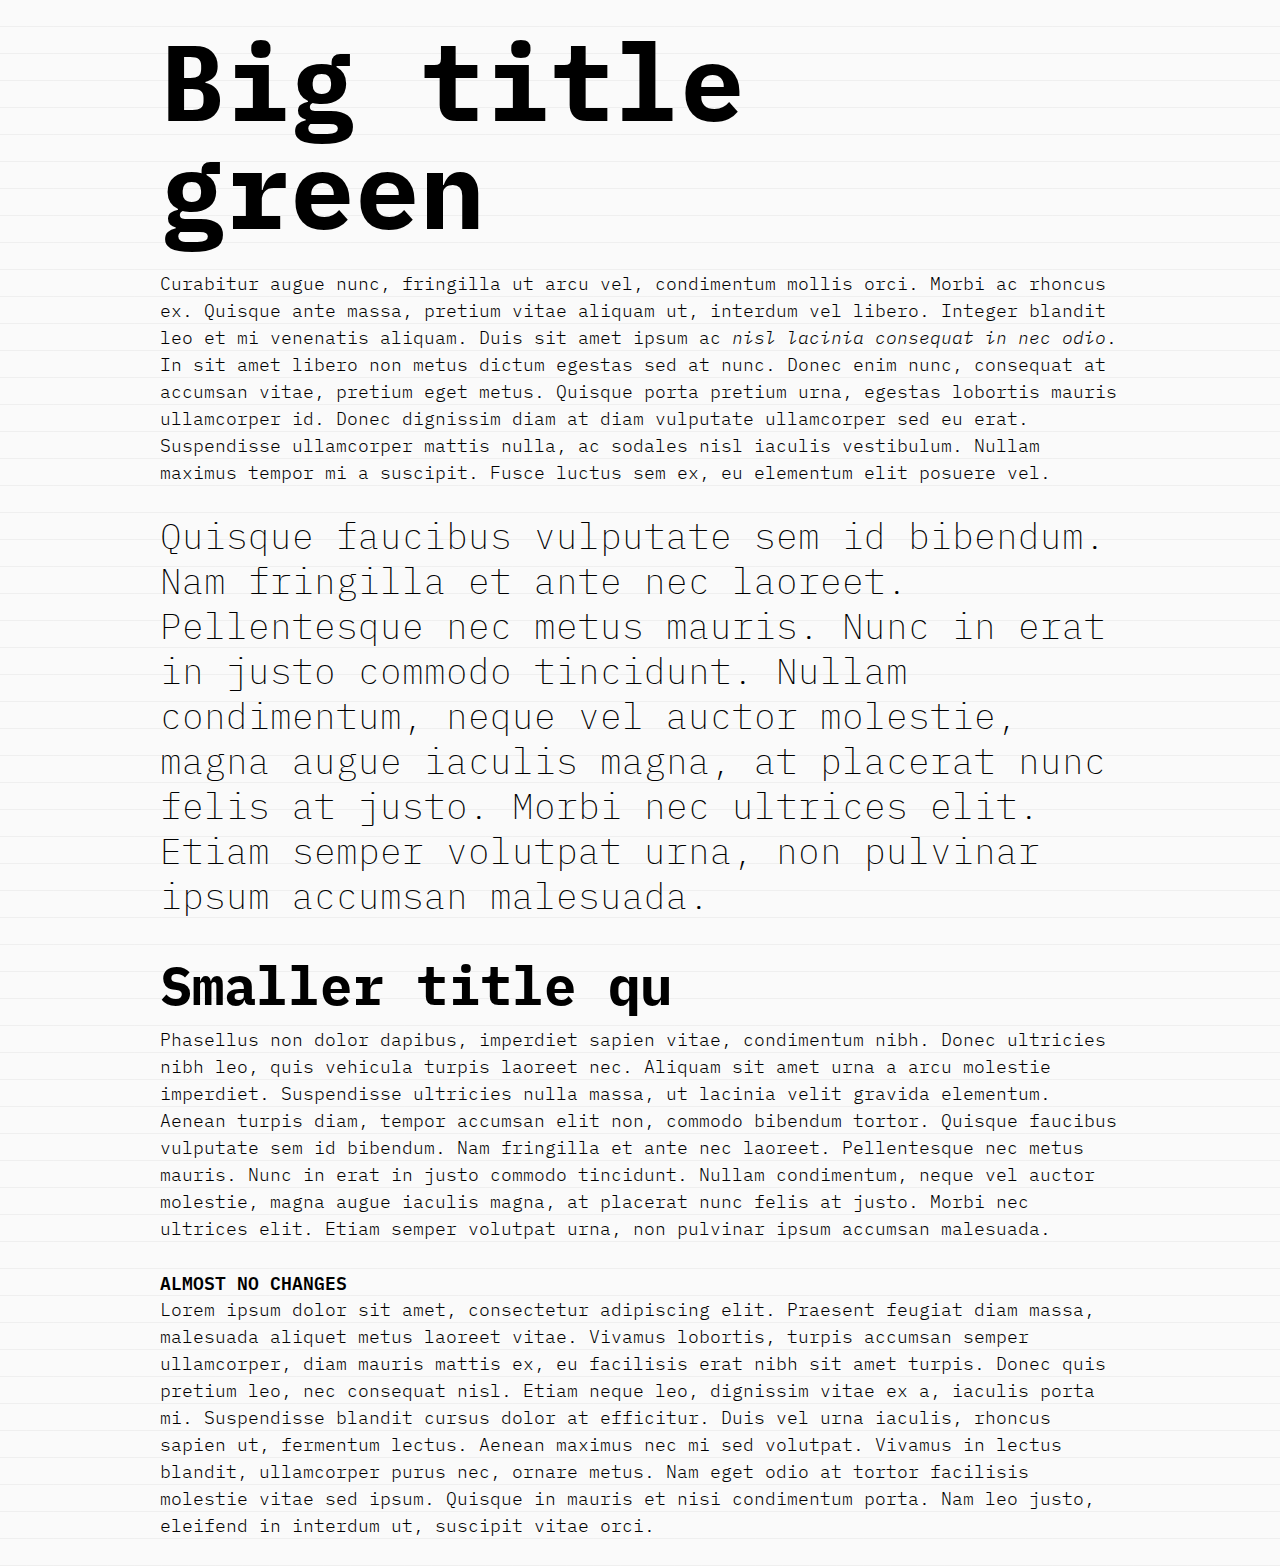
<file: framework_mono.html>
<!doctype html>

<html lang="en">
<head>
  <meta charset="utf-8">
  <meta name="viewport" content="width=device-width, initial-scale=1">

  <title>A Basic HTML5 Template</title>
  <meta name="description" content="A simple HTML5 Template for new projects.">
  <meta name="author" content="SitePoint">

  <meta property="og:title" content="A Basic HTML5 Template">
  <meta property="og:type" content="website">
  <meta property="og:url" content="">
  <meta property="og:description" content="A simple HTML5 Template for new projects.">
  <meta property="og:image" content="image.png">

  <link rel="icon" href="/favicon.ico">
  <link rel="icon" href="/favicon.svg" type="image/svg+xml">
  <link rel="apple-touch-icon" href="/apple-touch-icon.png">

  <link rel="stylesheet" href="css/oblika_mono.css">

</head>

<body class="bg_test">

    <div class="container">

        <h1> Big title green</h1>
        <p>
            Curabitur augue nunc, fringilla ut arcu vel, condimentum mollis orci. Morbi ac rhoncus ex. Quisque ante massa, pretium vitae aliquam ut, interdum vel libero. Integer blandit leo et mi venenatis aliquam. Duis sit amet ipsum ac <em>nisl lacinia consequat in nec odio</em>. In sit amet libero non metus dictum egestas sed at nunc. Donec enim nunc, consequat at accumsan vitae, pretium eget metus. Quisque porta pretium urna, egestas lobortis mauris ullamcorper id. Donec dignissim diam at diam vulputate ullamcorper sed eu erat. Suspendisse ullamcorper mattis nulla, ac sodales nisl iaculis vestibulum. Nullam maximus tempor mi a suscipit. Fusce luctus sem ex, eu elementum elit posuere vel.
        </p>  

        <p class="bigger">
            Quisque faucibus vulputate sem id bibendum. Nam fringilla et ante nec laoreet. Pellentesque nec metus mauris. Nunc in erat in justo commodo tincidunt. Nullam condimentum, neque vel auctor molestie, magna augue iaculis magna, at placerat nunc felis at justo. Morbi nec ultrices elit. Etiam semper volutpat urna, non pulvinar ipsum accumsan malesuada.
        </p>
        
        <h2>Smaller title qu</h2>
        <p>Phasellus non dolor dapibus, imperdiet sapien vitae, condimentum nibh. Donec ultricies nibh leo, quis vehicula turpis laoreet nec. Aliquam sit amet urna a arcu molestie imperdiet. Suspendisse ultricies nulla massa, ut lacinia velit gravida elementum. Aenean turpis diam, tempor accumsan elit non, commodo bibendum tortor. Quisque faucibus vulputate sem id bibendum. Nam fringilla et ante nec laoreet. Pellentesque nec metus mauris. Nunc in erat in justo commodo tincidunt. Nullam condimentum, neque vel auctor molestie, magna augue iaculis magna, at placerat nunc felis at justo. Morbi nec ultrices elit. Etiam semper volutpat urna, non pulvinar ipsum accumsan malesuada.</p>
            
        <h6>almost no changes</h6>
        <p>Lorem ipsum dolor sit amet, consectetur adipiscing elit. Praesent feugiat diam massa, malesuada aliquet metus laoreet vitae. Vivamus lobortis, turpis accumsan semper ullamcorper, diam mauris mattis ex, eu facilisis erat nibh sit amet turpis. Donec quis pretium leo, nec consequat nisl. Etiam neque leo, dignissim vitae ex a, iaculis porta mi. Suspendisse blandit cursus dolor at efficitur. Duis vel urna iaculis, rhoncus sapien ut, fermentum lectus. Aenean maximus nec mi sed volutpat. Vivamus in lectus blandit, ullamcorper purus nec, ornare metus. Nam eget odio at tortor facilisis molestie vitae sed ipsum. Quisque in mauris et nisi condimentum porta. Nam leo justo, eleifend in interdum ut, suscipit vitae orci. </p>
         
    </div>

 <!--
  <script src="js/scripts.js"></script>
  -->
</body>
</html>
</file>
<file: css/oblika_mono.css>
@import url("https://fonts.googleapis.com/css2?family=IBM+Plex+Mono:ital,wght@0,200;0,300;0,400;0,600;0,700;1,300;1,400&display=swap");
/* typography */
html {
  /* Set parent font size */
  font-size: 18px;
  font-family: 'IBM Plex Mono', monospace;
}

body {
  /* Set base line-height: 24 */
  line-height: 1.5rem;
  padding: 0;
  margin: 0;
  background-color: #fafafa;
}

p {
  font-weight: 300;
  margin-bottom: 1.5rem;
  margin-top: 0;
  line-height: 1.5rem;
  -webkit-font-smoothing: antialiased;
  /* Chrome, Safari */
  -moz-osx-font-smoothing: grayscale;
  /* Firefox */
  -moz-font-feature-settings: "kern" 1;
  -ms-font-feature-settings: "kern" 1;
  -o-font-feature-settings: "kern" 1;
  -webkit-font-feature-settings: "kern" 1;
  font-feature-settings: "kern" 1;
  font-kerning: normal;
}

p.bigger {
  font-size: 2em;
  line-height: 1.25em;
  font-weight: 200;
}

h1 {
  font-weight: 700;
  font-size: 6rem;
  margin-bottom: 1.5rem;
  margin-top: 1.5rem;
  line-height: 6rem;
}

h2 {
  font-weight: 700;
  font-size: 3rem;
  margin-bottom: 0;
  margin-top: 1.5rem;
  line-height: 1.5em;
}

h6 {
  font-size: 1rem;
  line-height: 1.5rem;
  font-weight: 600;
  text-transform: uppercase;
  margin-bottom: 0;
  margin-top: 0;
}

/* colors*/
.bg_test {
  background-image: url("../img/riga_27.png");
  background-repeat: repeat;
}

/* containers */
.container {
  width: 960px;
  margin: auto;
}
</file>
